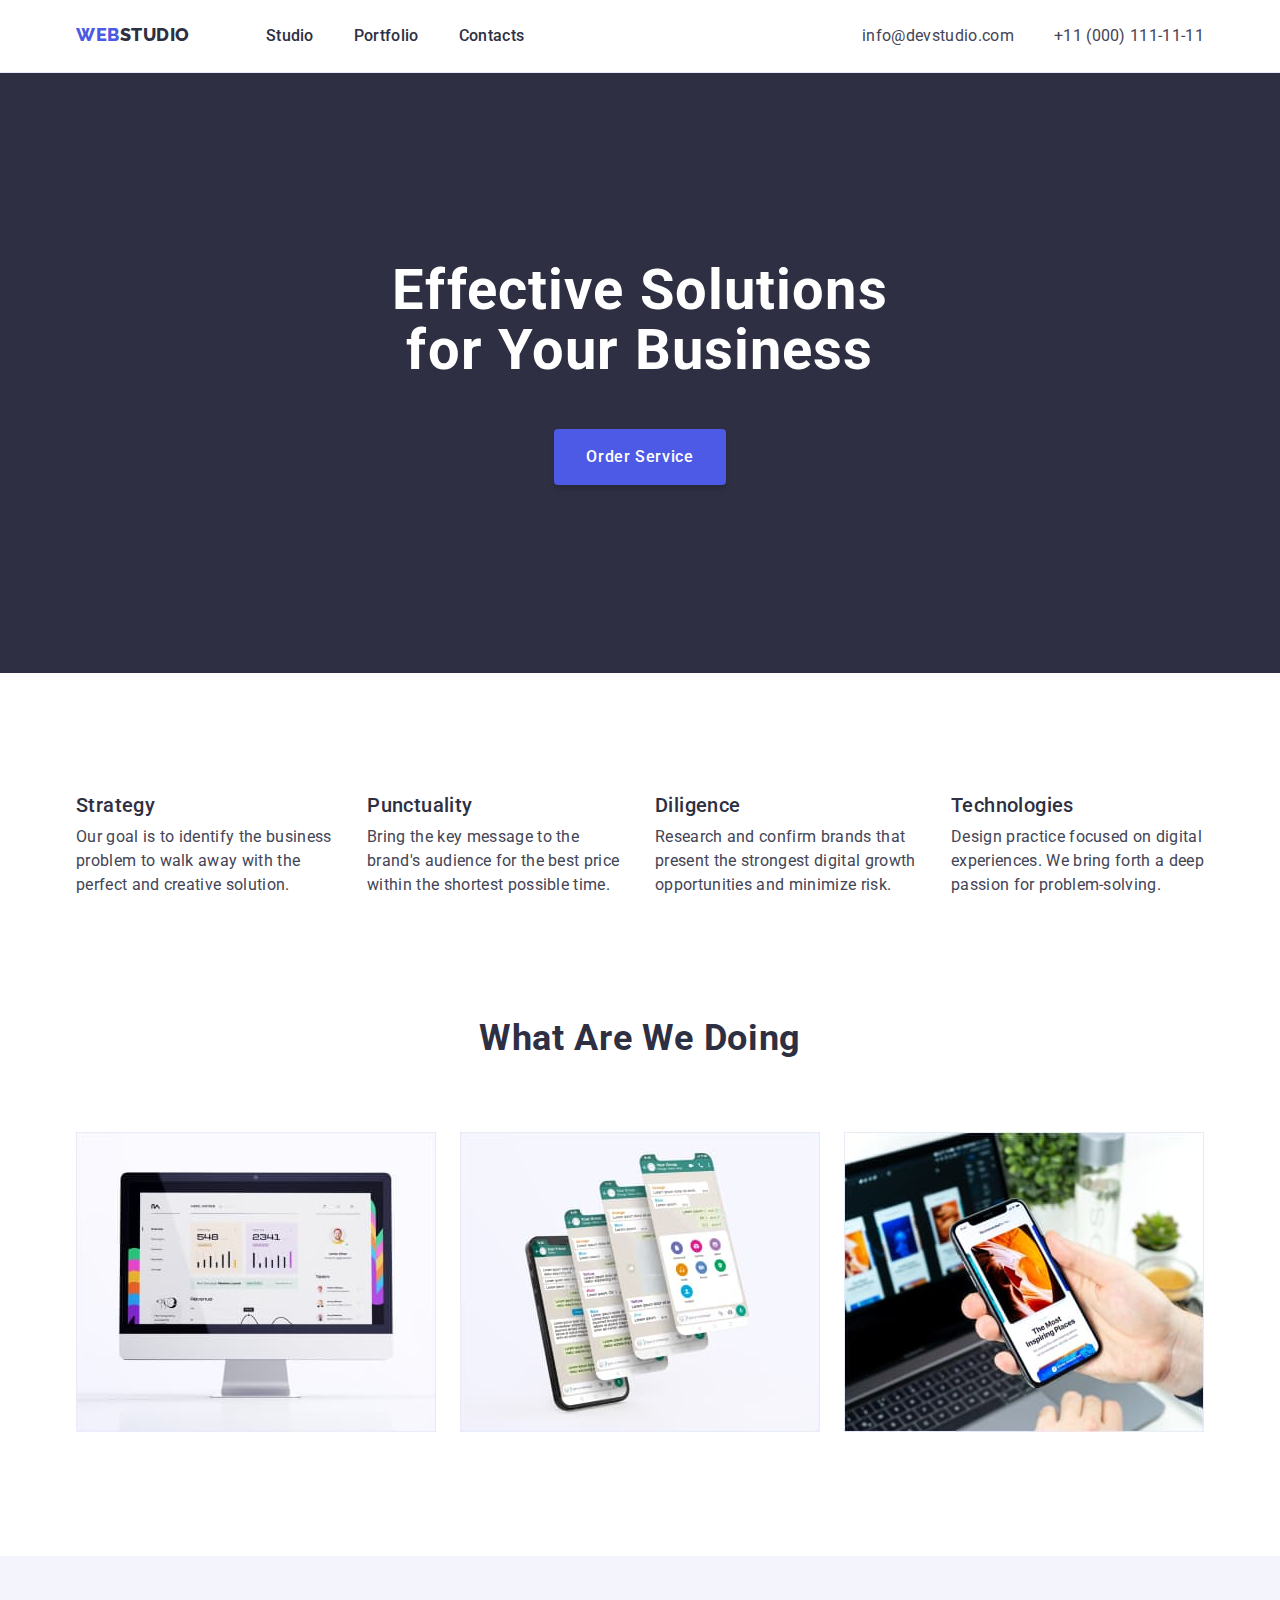
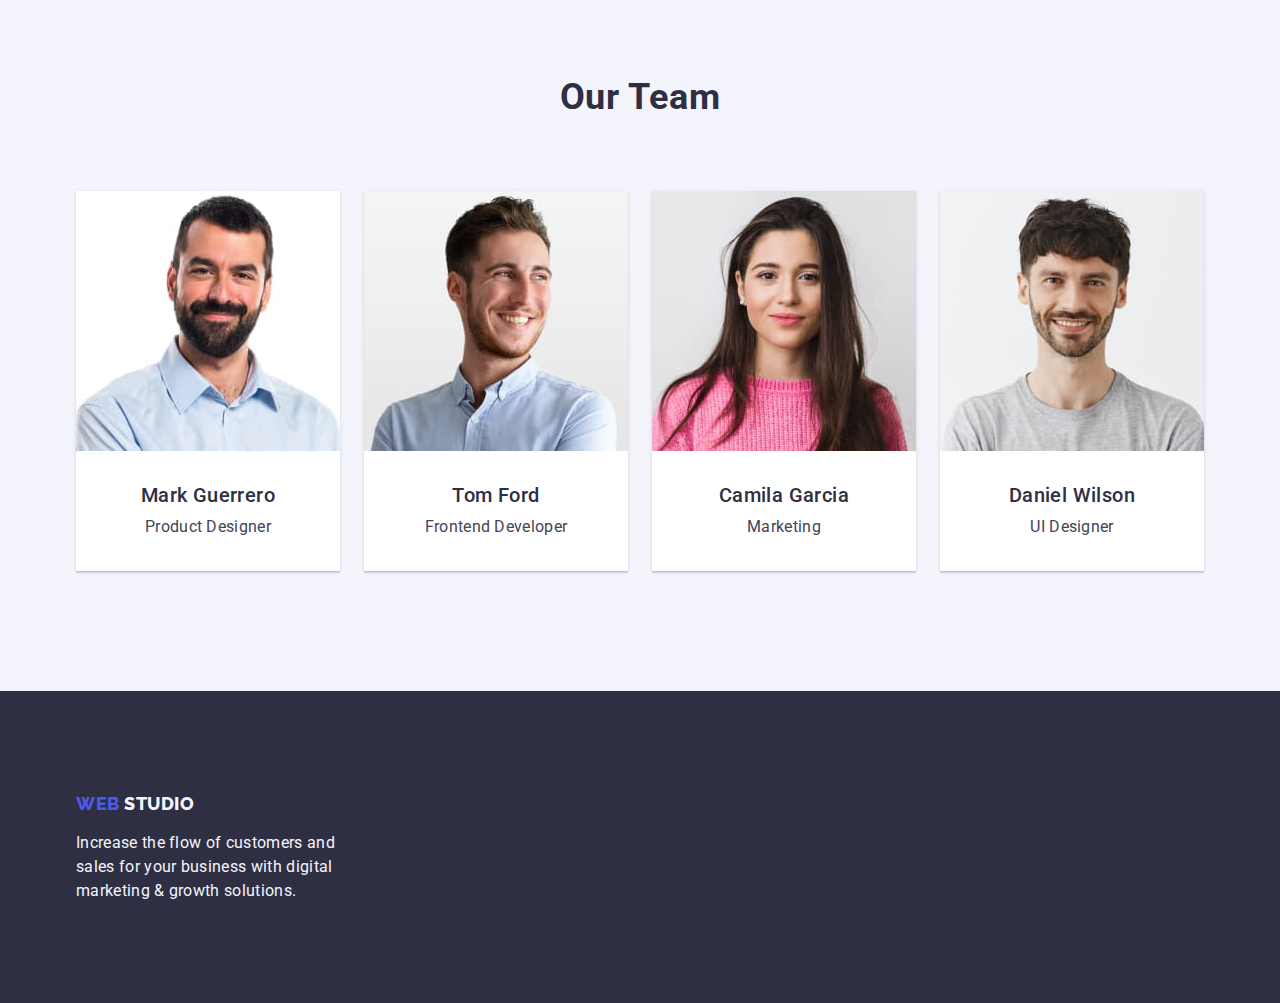
<file: index.html>
<!DOCTYPE html>
<html lang="en">
    <head>
    <link rel="stylesheet" href="./css/styles.css" />
    <link rel="stylesheet" href="./css/styles.css" />

    <title>Web Studio</title>

    <link rel="preconnect" href="https://fonts.googleapis.com">
    <link rel="preconnect" href="https://fonts.gstatic.com" crossorigin>
    <link href="https://fonts.googleapis.com/css2?family=Raleway:wght@800&family=Roboto:wght@400;500;700;900&display=swap"
        rel="stylesheet">

    <link rel="stylesheet" href="https://cdnjs.cloudflare.com/ajax/libs/modern-normalize/2.0.0/modern-normalize.min.css" 
        integrity="sha512-4xo8blKMVCiXpTaLzQSLSw3KFOVPWhm/TRtuPVc4WG6kUgjH6J03IBuG7JZPkcWMxJ5huwaBpOpnwYElP/m6wg==" 
        crossorigin="anonymous" referrerpolicy="no-referrer" />
    
    </head>

    <body>
        <!--Header-->
        <header class="header">
            <div class="container main-header-container">
                
                <nav class="nav-menu">
                    <a href="/goit-markup-hw-03/" class="logo" >
                        <span class="iris">Web</span><span>Studio</span>
                    </a>
                    <ul class="nav-menu-list">
                        <li class="nav-menu-item">
                            <a class="nav-menu-link" href="/goit-markup-hw-03/">Studio</a>
                        </li>
                        <li class="nav-menu-item"> 
                            <a class="nav-menu-link" href="/goit-markup-hw-03/portfolio.html">Portfolio</a>
                        </li>
                        <li class="nav-menu-item">
                            <a class="nav-menu-link" href="Contacts">Contacts</a>
                        </li> 
                    </ul>
                </nav>
                    <address class="address">
                        <ul class="contacts">
                        <li class="contacts-address"><a href="mailto:info@devstudio.com" class="contacts-address-link">info@devstudio.com</a></li>
                        <li class="contacts-address"><a href="tel:+11(000)111-11-11" class="contacts-address-link" >+11 (000) 111-11-11</a></li>
                        </ul>
                    </address>
            </div>
            
        </header>

        <!--Main content-->
        <main>
                <section class="hero">
                <div class="container section-container">
                    <h1 class ="hero-text">Effective Solutions<br>
                    for Your Business</h1>
                    <button type="button" class="hero-button">Order Service</button>
                </div>
                </section>

                <section class="features">
                    <div class="container section-container">
                        <h2 class="section-main-header" hidden>features</h2>
                    <ul class="features-items">
                        <li class="features-item">
                            <h3 class="section-sub-header">Strategy</h3>
                            <p class="section-text">Our goal is to identify the business<br>
                            problem to walk away with the<br> perfect and creative solution.</p>
                        </li>
                        <li class="features-item">
                            <h3 class="section-sub-header">Punctuality</h3>
                            <p class="section-text">Bring the key message to the<br> brand's audience for the best price<br> within the shortest possible time.</p>
                        </li>
                        <li class="features-item">
                            <h3 class="section-sub-header">Diligence</h3>
                            <p class="section-text">Research and confirm brands that<br> present the strongest digital growth<br> opportunities and minimize risk.</p>
                        </li>
                        <li class="features-item">
                            <h3 class="section-sub-header">Technologies</h3>
                            <p class="section-text">Design practice focused on digital<br> experiences. We bring forth a deep<br> passion for problem-solving.</p>
                        </li>
                    </ul>
                    </div>
                </section>

                <section class="service">
                <div class="container section-container">
                    <h2 class="section-main-header">What are we doing</h2>
                    <ul class="services-lists">
                        <li class="service-images">
                            <img src="images/monitor.jpg" alt="monitor" height="300" width="360">
                        </li>
                        <li class="service-images">
                            <img src="images/phone-apps.jpg"  alt="phone screens" height="300" width="360">
                        </li>
                        <li class="service-images">
                            <img src="images/phone-and-pc.jpg"  alt="phone and laptop" height="300" width="360">
                        </li>
                    </ul>
                </div>
                    
                </section>

                <section class="team">
                <div class="container section-container">
                        <h2 class="section-main-header">Our Team</h2>
                    <ul class="team-members">
                        <li class="team-images">
                            <img src="images/mark.jpg" alt="man1" height="260" width="264">
                            <div class="team-member-details">
                                <h3 class="section-sub-header">Mark Guerrero</h3>
                                <p class="section-text">Product Designer</p>
                            </div>
                            
                        </li>
                        <li class="team-images">
                            <img src="images/tom.jpg" alt="man2" height="260" width="264">
                            <div class="team-member-details">
                                <h3 class="section-sub-header">Tom Ford</h3>
                                <p class="section-text">Frontend Developer</p>
                            </div>
                                
                        </li>
                        <li class="team-images">
                            <img src="images/camila.jpg" alt="lady" height="260" width="264">
                            <div class="team-member-details">
                                <h3 class="section-sub-header">Camila Garcia</h3>
                                <p class="section-text">Marketing</p>
                            </div>
                            
                        </li>
                        <li class="team-images">
                            <img src="images/daniel.jpg" alt="man3" height="260" width="264">
                            <div class="team-member-details">
                                <h3 class="section-sub-header">Daniel Wilson</h3>
                                <p class="section-text">UI Designer</p>
                            </div>
                        </li>
                    </ul>
                </div>
                    
                </section>
            </main>

            <!--Footer-->   
            <footer class="footer">
                <div class="container footer-container">
                    <a href="/goit-markup-hw-03/" class="logo">
                        <span class="iris">Web</span>
                        <span class="cloud">Studio</span>
                    </a>
                        <p class="footer-text">Increase the flow of customers and<br> sales for your business with digital <br>marketing & growth solutions.</p>
                </div>
                    
            </footer>
    </body>
</html>
</file>
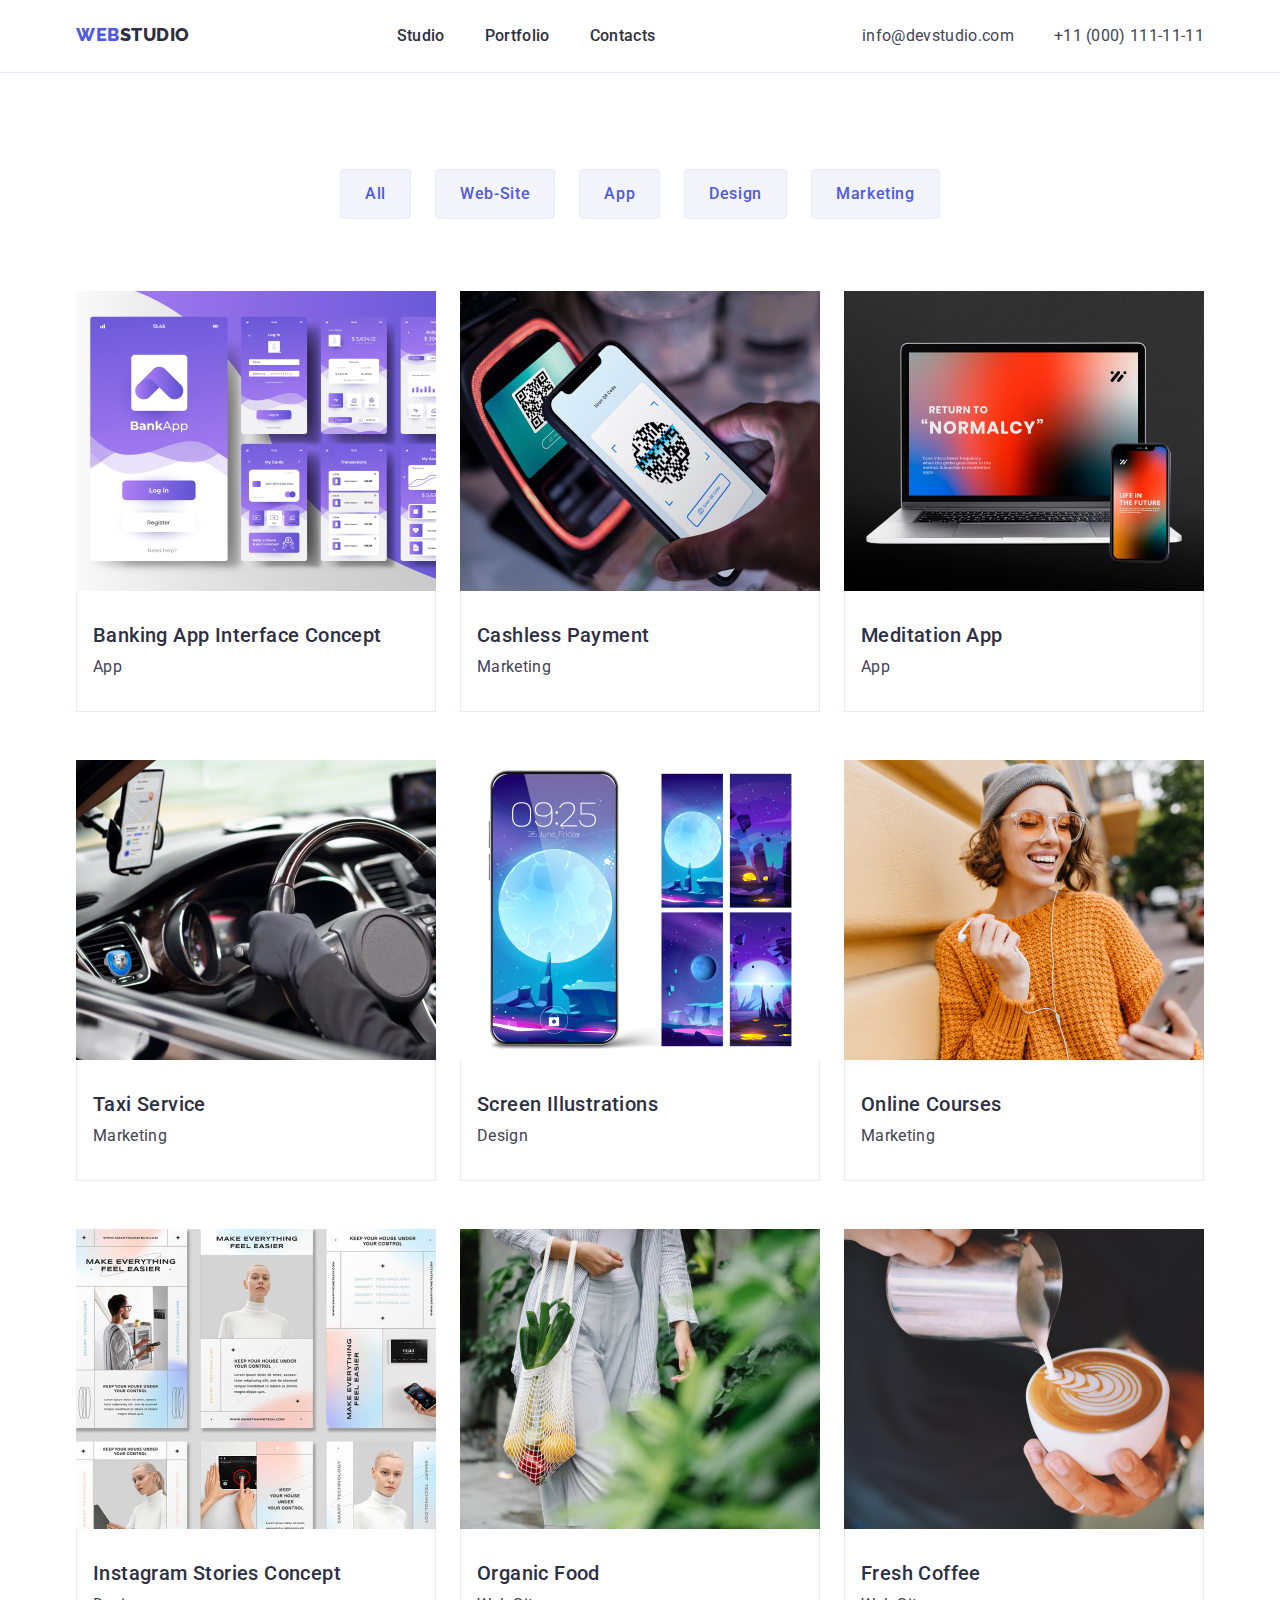
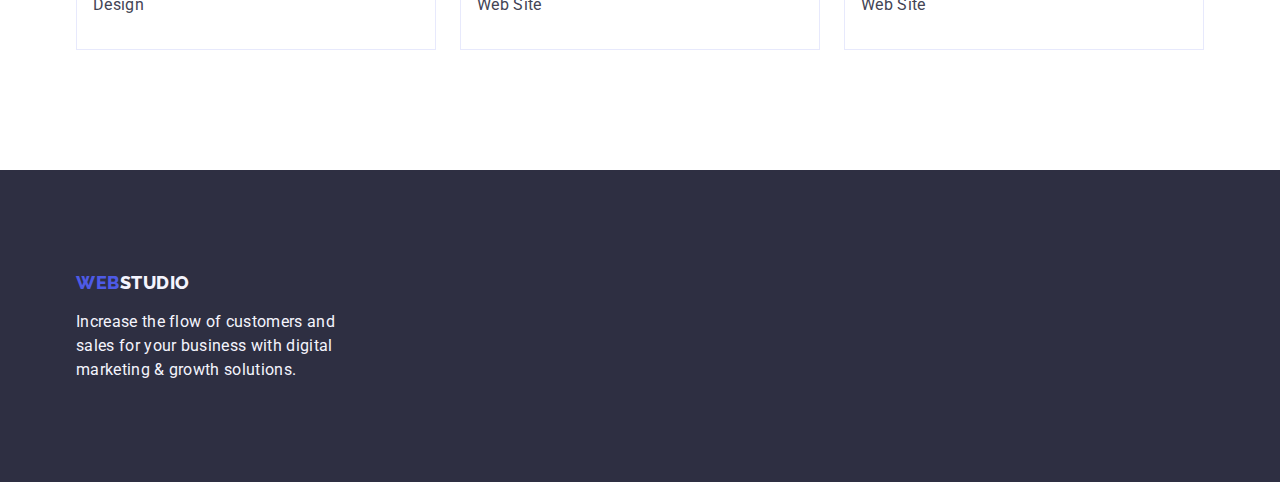
<file: portfolio.html>
<!DOCTYPE html>
<html lang="en">

<head>
  <link rel="stylesheet" href="./css/styles.css"/>
  <title>Portfolio</title>

<link rel="preconnect" href="https://fonts.googleapis.com">
<link rel="preconnect" href="https://fonts.gstatic.com" crossorigin>
<link href="https://fonts.googleapis.com/css2?family=Raleway:wght@800&family=Roboto:wght@400;500;700;900&display=swap"
  rel="stylesheet">
</head>

<body>
  <!--Header-->
  <header class="header">
    <div class="container main-header-container">
        <a href="/goit-markup-hw-03/" class="logo" >
            <span class="iris">Web</span><span>Studio</span>
        </a>
        <nav class="nav-menu">
            <ul class="nav-menu-list">
                <li class="nav-menu-item">
                    <a class="nav-menu-link" href="/goit-markup-hw-03/">Studio</a>
                </li>
                <li class="nav-menu-item"> 
                    <a class="nav-menu-link" href="/goit-markup-hw-03/portfolio.html">Portfolio</a>
                </li>
                <li class="nav-menu-item">
                    <a class="nav-menu-link" href="Contacts">Contacts</a>
                </li> 
            </ul>
        </nav>
            <address class="address">
                <ul class="contacts">
                <li class="contacts-address"><a href="mailto:info@devstudio.com" class="contacts-address-link">info@devstudio.com</a></li>
                <li class="contacts-address"><a href="tel:+11(000)111-11-11" class="contacts-address-link" >+11 (000) 111-11-11</a></li>
                </ul>
            </address>
    </div>
  </header>

  <!--Main content-->
  <main>
    <section class="filters">
      <div class="container">
        <h2 hidden>filter-button</h2>
        <ul class="filter-menu">
          <li class="filter-item"><button type="button" class="filter-button">All</button></li>
          <li class="filter-item"><button type="button" class="filter-button">Web-Site</button></li>
          <li class="filter-item"><button type="button" class="filter-button">App</button></li>
          <li class="filter-item"><button type="button" class="filter-button">Design</button></li>
          <li class="filter-item"><button type="button" class="filter-button">Marketing</button></li>
        </ul>
      </div>
    
    </section>

    <section class="project-card">
      <div class="container section-container">
        <h2 hidden>project-card</h2>
        <ul class="project-card-items">
          <li class="project-card-list">
            <img class="image" src="images/banking-app.jpg" alt="banking-app" width="360" height="300">
            <div class="project-card-details">
              <h3 class="section-sub-header">Banking App Interface Concept</h3>
              <p class="section-text">App</p>
            </div>
          </li>
          <li class="project-card-list">
            <img class="image" src="images/img-marketing.jpg" alt="cashless-payment" width="360" height="300">
            <div class="project-card-details">
              <h3 class="section-sub-header">Cashless Payment</h3>
              <p class="section-text">Marketing</p>
            </div>
          </li>
          <li class="project-card-list">
            <img class="image" src="images/meditation-app.jpg" alt="meditation-app" width="360" height="300">
            <div class="project-card-details">
              <h3 class="section-sub-header">Meditation App</h3>
              <p class="section-text">App</p>
            </div>
          </li>
          <li class="project-card-list">
            <img class="image" src="images/taxi-service.jpg" alt="steering-wheel" width="360" height="300">
            <div class="project-card-details">
              <h3 class="section-sub-header">Taxi Service</h3>
              <p class="section-text">Marketing</p>
            </div>
          </li>
          <li class="project-card-list">
            <img class="image" src="images/screen-illustrations.jpg" alt="phone-wallpapers" width="360" height="300">
            <div class="project-card-details">
              <h3 class="section-sub-header">Screen Illustrations</h3>
              <p class="section-text">Design</p>
            </div>
          
          </li>
          <li class="project-card-list">
            <img class="image" src="images/online-courses.jpg" alt="woman-with-phone" width="360" height="300">
            <div class="project-card-details">
              <h3 class="section-sub-header">Online Courses</h3>
              <p class="section-text">Marketing</p>
            </div>
            
          </li>
          <li class="project-card-list">
            <img class="image" src="images/instagram-stories.jpg" alt="instagram-stories" width="360" height="300" >
            <div class="project-card-details">
              <h3 class="section-sub-header">Instagram Stories Concept</h3>
              <p class="section-text">Design</p>
            </div>

          </li>
          <li class="project-card-list">
            <img class="image" src="images/organic-food.jpg" alt="basket-with-food" width="360" height="300">
            <div class="project-card-details">
              <h3 class="section-sub-header">Organic Food</h3>
              <p class="section-text">Web Site</p>
            </div>

          </li>
          <li class="project-card-list">
            <img class="image" src="images/fresh-coffee.jpg" alt="coffee-with-cream" width="360" height="300">
            <div class="project-card-details">
              <h3 class="section-sub-header">Fresh Coffee</h3>
            <p class="section-text">Web Site</p>
            </div>
            
          </li>
        </ul>
      </div>
    </section>
    </main>

    <!--Footer-->
    <footer class="footer">
      <div class="container footer-container">
          <a href="/goit-markup-hw-03/" class="logo">
              <span class="iris">Web</span><span class="cloud">Studio</span>
          </a>
              <p class="footer-text">Increase the flow of customers and<br> sales for your business with digital <br>marketing & growth solutions.</p>
      </div>
          
  </footer>
</body>
</html>
</file>
<file: css/styles.css>
* {
  margin: 0;
  padding: 0;
  box-sizing: border-box;
  
}

:root {
 --navy-blue: #2e2f42;
 --slate: #434455;
 --cloud: #f4f4fd;
 --iris: #4d5ae5;
 --orange: #e7791f;
 --ocean: #404bbf;
 --cornflower: #e7e9fc;
 --white: #fff;
 --blue: #0000ff;
}

body {
  font-family: 'Roboto', sans-serif;
  text-decoration: none;
}

ul {
  list-style-type: none;
}

a {
  text-decoration: none;
}

button {
  font-family: inherit;
  border: unset;
  outline: none;
  cursor: pointer;
}

header {
  color: var(--navy-blue);
}

img {
  display: block;
  max-width: 100%;
  height: auto;
}

h1,
h2,
h3,
h4,
h5,
h6,
p,

ul {
  margin: 0;
  padding: 0;
}

address {
  font-style: normal;
}

.container {
  width: 1158px;
  margin: 0 auto;
  padding: 0 15px;
  text-align: center;
}

.main-header-container {
  padding: 0 15px;
  margin-left: auto;
  margin-right: auto;
  display: flex;
  justify-content: space-between;

}

.nav-menu {
  display: inline-flex;
  gap: 76px;
}

.header {
  border-bottom: 1px solid var(--cornflower);
  background: var(--white);
  padding: 24px 0px;
}

.nav-menu-link {
  display: flex;
  gap: 40px;
}

.nav-menu-item {
  display: inline-flex;
}

.contacts-address {
  display: inline-block;
  margin-left:auto;
}

.nav-menu-list {
  display: flex;
  gap: 40px;
  position: relative;
}

.address ul {
  display: flex;
  gap: 40px;
}

.logo {
  text-decoration: none;
  font-family: 'Raleway';
  text-transform: uppercase;
  color: var(--navy-blue);
  font-size: 18px;
  font-weight: 800;
  line-height: 1.17em;
  letter-spacing: 0.54px;
}

.iris {
  color: var(--iris);
}

.nav-menu-link {
  color: var(--navy-blue);
  font-size: 16px;
  font-weight: 500;
  line-height: 1.5em;
  letter-spacing: 0.32px;

}

 .nav-menu-link:hover,
 .contacts-address-link {
  color: var(--ocean);
}


.contacts-address-link {
  font-size: 16px;
  line-height: 1.5em;
  letter-spacing: 0.32px;
  color: var(--slate);
  margin-left: auto;

}

.hero {
  background-color: var(--navy-blue);
  display: flex;
  justify-content: center;
  align-items: center;
  padding: 188px 0;

}

.hero-text {
  color: var(--white);
  text-align: center;
  font-size: 56px;
  font-weight: 700;
  letter-spacing: 1.12px;
  line-height: 1.07em;
  display: block;
  margin-bottom: 48px;
}

.hero-button:hover {
  background-color: var(--ocean);
}

.hero-button {
  background-color: var(--iris);
  color: var(--white);
  padding: 16px 32px;
  border-radius: 4px;
  box-shadow: 0px 4px 4px 0px rgba(0, 0, 0, 0.15);
  font-size: 16px;
  font-weight: 500;
  line-height: 1.5em;
  letter-spacing: 0.64px;
  display: block;
  margin: 0 auto;
}

.features-items {
  display: flex;
  column-gap: 24px;
  justify-content: space-between;
}

.features-item {
  text-align: left;
}

.filters {
  padding: 96px 0 72px;
}

.filter-menu {
  display: flex;
  gap: 24px;
  justify-content: center;
  align-items: flex-start;
}

.filter-item {
  justify-content: center;
  align-items: center;
  display: flex;
}

.filter-button {
  color: var(--iris);
  background-color: var(--cloud);
  cursor: pointer;
  font-size: 16px;
  font-weight: 500;
  line-height: 1.5em;
  letter-spacing: 0.64px;
  padding: 12px 24px;
  border-radius: 4px;
  outline: none;
  border: 1px solid var(--cornflower);
  font-family: inherit;
  display: inline-flex;
}

.filter-button:hover{
  background-color: var(--ocean);
  border-color: var(--ocean);
  color: var(--white);
  box-shadow: 0px 2px 2px 0px rgba(0, 0, 0, 0.12), 0px 2px 1px 0px rgba(0, 0, 0, 0.08), 
  0px 3px 1px 0px rgba(0, 0, 0, 0.10);
}

.project-card-details {
  padding: 32px 16px;
  background-color: var(--white);
  border: 1px solid var(--cornflower);
  border-top: unset;

}

.project-card-items {
  display: flex;
  justify-content: space-between;
  flex-wrap: wrap;
  row-gap: 48px;
}

.project-card-list {
  display: flex;
  padding-bottom: 0px;
  flex-direction: column;
  flex-shrink: 0;
  text-align: center;
  width: 360px;
  background: var(--white);
}

.project-card-details .section-sub-header {
  text-align: left;
}

.project-card-details .section-text {
   text-align: left;
}

.project-card {
 padding: 0 0 120px;
}

.image {
  justify-self: center;
}

.section-sub-header {
  font-size: 20px;  
  font-weight: 500;
  line-height: 1.2em;
  letter-spacing: 0.4px;
  color: var(--navy-blue);
  margin-bottom: 8px;
}

.section-text {
  font-size: 16px;
  line-height: 1.5em;
  letter-spacing: 0.32px;
  color: var(--slate);

}

.features-item .section-sub-header {
  margin-bottom: 8px;

}

.features-item .section-text {
  display: flex;
}

.section-main-header {
  text-align: center;
  font-size: 36px;
  font-weight: 700;
  line-height: 1.20em;
  letter-spacing: 0.72px;
  text-transform: capitalize;
  color: var(--navy-blue);
  margin-bottom: 72px;
}

.services-lists {
  display: inline-flex;
  column-gap: 24px;
  align-items: flex-start;
}

.service {
  padding-bottom: 120px;
}

.team-members {
  display: inline-flex;
  column-gap: 24px;
  justify-content: center;
}

.team-member-details {
  padding: 32px 16px;
  background-color: var(--white);
}

 .team-images {
  text-align: center;
  box-shadow: 0px 2px 1px 0px rgba(46, 47, 66, 0.08), 0px 1px 1px 0px rgba(46, 47, 66, 0.16),
  0px 1px 6px 0px rgba(46, 47, 66, 0.08);
 }
.team-text {
  text-align: center;
}

.footer {
  background-color: var(--navy-blue);
  padding-top: 101.5px;
  padding-bottom: 100px;
  text-align: left;
}

.footer-text {
  font-family: Roboto;
  font-size: 16px;
  line-height: 1.5em;
  letter-spacing: 0.32px;
  color: var(--cloud);
}

.cloud {
  color: var(--cloud);
}

.section-container {
  padding: 0 15px;
  text-align: center;
}



.features {
  padding: 120px 0px;

}

.team {
  padding: 120px 0px;
  background-color: var(--cloud);
}

.footer-container {
  padding: 0 15px;
  margin-left: auto;
  margin-right: auto;
  background-color: var(--navy-blue);
  text-align: left;
}

.footer .logo {
  margin-bottom: 17.5px;
  display: block;
  margin-bottom: 17.5px;
}
</file>
